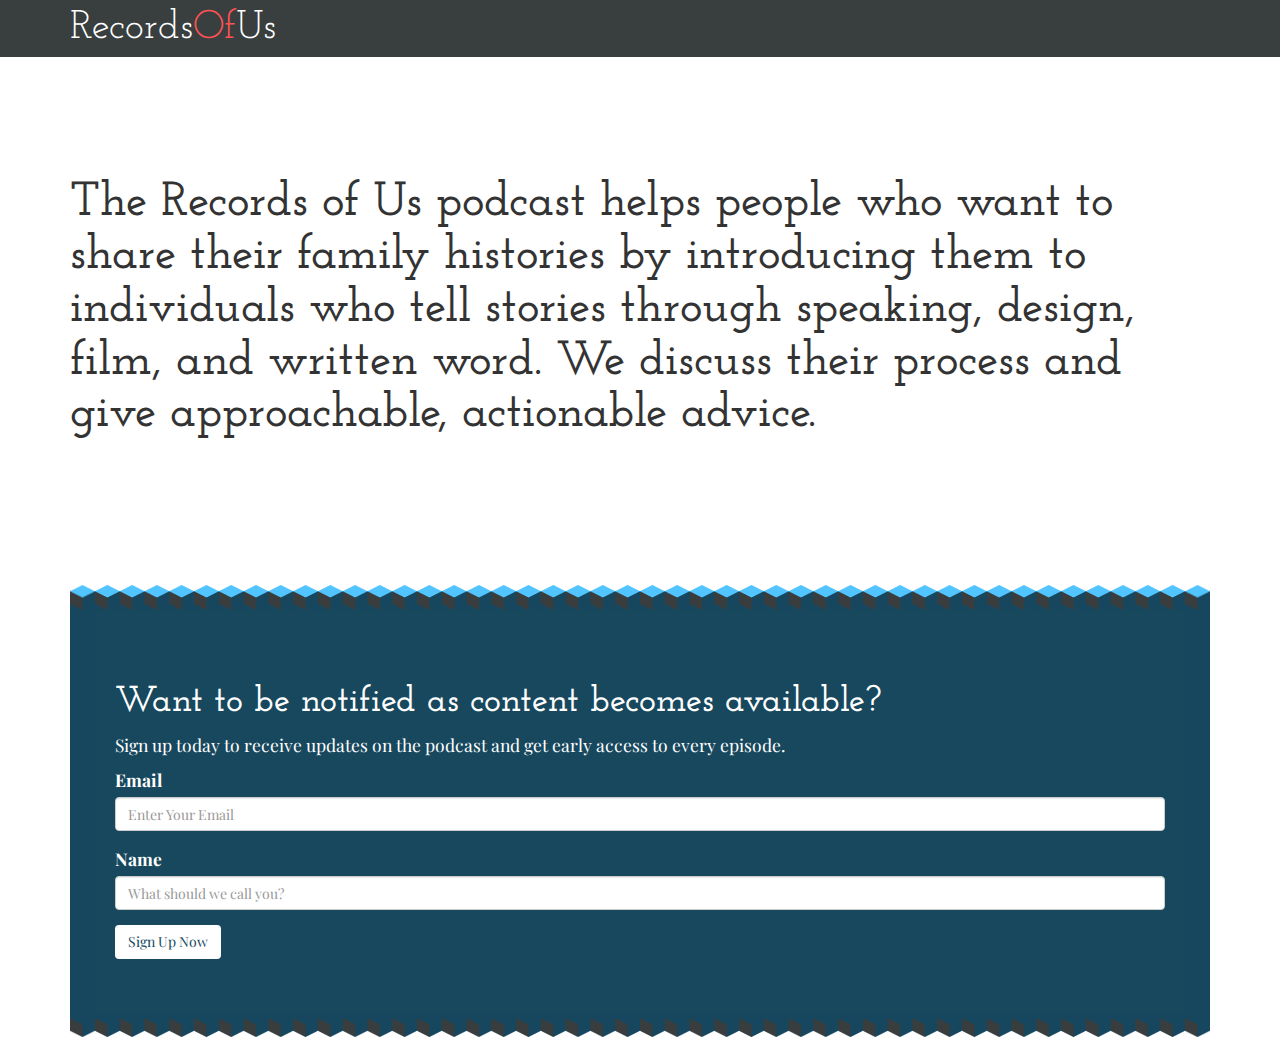
<file: index.html>
<!DOCTYPE html>
<html lang="en">

  <head>

    <meta charset="utf-8">
    <meta http-equiv="X-UA-Compatible" content="IE=edge">
    <meta name="viewport" content="width=device-width, initial-scale=1">
    <meta name="description" content="The Records of Us podcast helps professionals who want to share their family histories by introducing them to individuals who tell stories through speaking, design, film, and written word. We discuss their process and give approachable, actionable advice.
">

    <title>Records of Us</title>

    <!-- <link rel="canonical" href="http://www.recordsof.us/"> -->
    <script
  src="https://code.jquery.com/jquery-3.2.1.min.js"
  integrity="sha256-hwg4gsxgFZhOsEEamdOYGBf13FyQuiTwlAQgxVSNgt4="
  crossorigin="anonymous"></script>
    <!-- Bootstrap Core CSS -->
    <!-- <link rel="stylesheet" href="/css/bootstrap.min.css"> -->

    <!-- Custom CSS -->
    <!-- <link rel="stylesheet" href="/css/clean-blog.css"> -->

    <!-- Pygments Github CSS -->
    <!-- <link rel="stylesheet" href="/css/syntax.css"> -->
    <link rel="stylesheet" href="https://maxcdn.bootstrapcdn.com/font-awesome/4.7.0/css/font-awesome.min.css"/>
    <!-- <link rel="stylesheet" href="/css/normalize.css" /> -->
    <link rel="stylesheet" href="/css/pakyow-reset.css" />
    <!-- <link rel="stylesheet" href="/css/bootstrap-customized-2dd0293d937b54b8f03503456fcb624a/bootstrap.min.css" /> -->
    <link rel="stylesheet" href="https://maxcdn.bootstrapcdn.com/bootstrap/3.3.7/css/bootstrap.min.css" />
    <script src="/js/bootstrap-customized-2dd0293d937b54b8f03503456fcb624a/bootstrap.min.js"></script>
    <link rel="stylesheet" href="/css/style.css" />

    <!-- Custom Fonts --> <!-- https://fonts.google.com/?query=amatic+sc&selection.family=Amatic+SC:700|Josefin+Slab:400,600|Playfair+Display -->
    <link href="https://fonts.googleapis.com/css?family=Amatic+SC:700|Josefin+Slab:400,600|Playfair+Display" rel="stylesheet">

    <meta itemprop="name" content="show256">
    <meta itemprop="description" content="A repository of projects and project updates by makers in North Alabama.">


    <meta name="twitter:card" content="summary" />
    <meta name="twitter:creator" content="@skylenewman" />
    <meta name="twitter:title" content="show256" />
    <meta name="twitter:description" content="A repository of projects and project updates by makers in North Alabama." />

    <!-- HTML5 Shim and Respond.js IE8 support of HTML5 elements and media queries -->
    <!-- WARNING: Respond.js doesn't work if you view the page via file:// -->
    <!--[if lt IE 9]>
        <script src="https://oss.maxcdn.com/libs/html5shiv/3.7.0/html5shiv.js"></script>
        <script src="https://oss.maxcdn.com/libs/respond.js/1.4.2/respond.min.js"></script>
    <![endif]-->

    <link type="application/atom+xml" rel="alternate" href="http://www.recordsof.us/feed.xml" title="Records of Us" />


</head>


  <body>
    <div id="header-stripe">
      <div class="container">
        <span id="site-title">Records<span>Of</span>Us</span>
        <!-- <ul class="pull-right">
  <li>Home</li>
  <li>Listen Now</li>
  <li>About</li>
</ul> -->

      </div>
    </div>
    <div class="container">
        <h1></h1>
<style>
* {
  box-sizing: border-box;
}
.cube-bg div
{
  background-color: #17485e;
}
.cube-bg button.btn
{
  color:#17485e;
  background-color:white;
}
.cube-bg button.btn:hover
{
  background-color: #52c4ff;
}
</style>
<h2 style="margin:2.5em auto 3em;">The Records of Us podcast helps people who want to share their family histories by introducing them to individuals who tell stories through speaking, design, film, and written word. We discuss their process and give approachable, actionable advice.</h2>
<div class="cube-bg" style="color:white;  border: 25px solid white;
  border-image-source: url(/images/alpha-border-image.png);
  border-image-slice: 51 51;

  border-image-repeat: round;">
  <div style="padding:3em 1.125em;">
    <h3>Want to be notified as content becomes available?</h3>
    <p>Sign up today to receive updates on the podcast and get early access to every episode. </p>
    <form action="http://localhost:3000/entries/create" method="post">
      <div class="form-group">
        <label for="email">Email</label>
        <input type="text" name="email" id="email" class="form-control" placeholder="Enter Your Email"/>
      </div>
      <div class="form-group">
        <label for="name">Name</label>
        <input type="text" name="name" id="name" class="form-control" placeholder="What should we call you?"/>
      </div>
      <button class="btn">Sign Up Now</button>
    </form>
  </div>
</div>

<script>
$('.btn').click(function(e){
  e.preventDefault();
  $('form p').remove();
  $.ajax({
    url: 'https://fathomless-lowlands-31121.herokuapp.com/entries/new',
    // url: 'http://localhost:3000/entries/new',
    type: 'post',
    contentType: "application/json; charset=utf-8",
    dataType: 'jsonp',
    data: $('form').serialize()
  }).done(function(e){
  }).fail(function(e){
  }).always(function(e){
    $('input').val('');
    $('form').append('<p>Thank you for signing up. For <em>even more</em> updates, follow <a style="font-weight:bold;color:white;" href="http://www.twitter.com/recordsofus">@recordsofus</a>.</p>');
  });
});
</script>

    </div>
  </body>

</html>
</file>
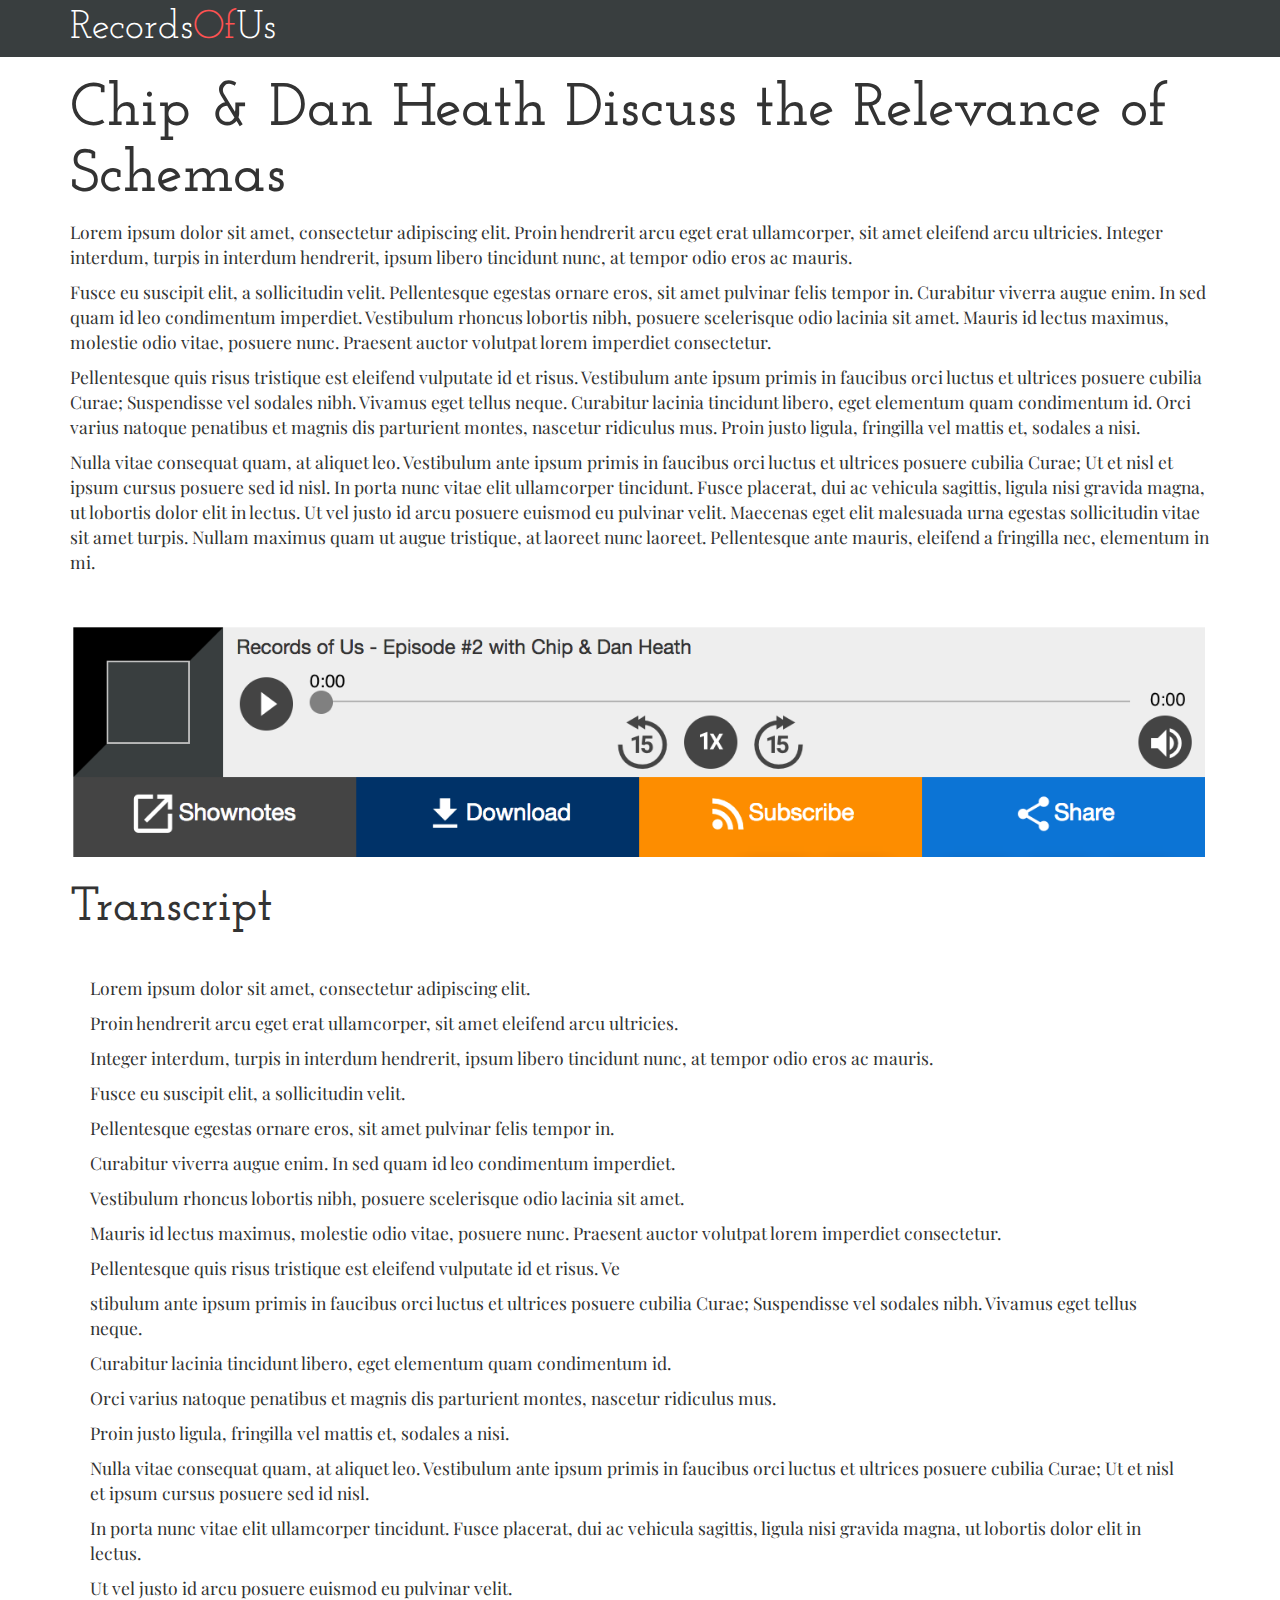
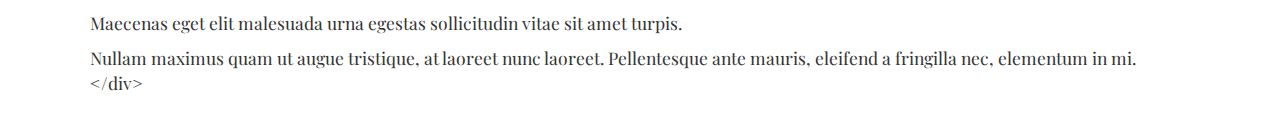
<file: about/index.html>
<!DOCTYPE html>
<html lang="en">

  <head>

    <meta charset="utf-8">
    <meta http-equiv="X-UA-Compatible" content="IE=edge">
    <meta name="viewport" content="width=device-width, initial-scale=1">
    <meta name="description" content="The Records of Us podcast helps professionals who want to share their family histories by introducing them to individuals who tell stories through speaking, design, film, and written word. We discuss their process and give approachable, actionable advice.
">

    <title>Chip & Dan Heath Discuss the Relevance of Schemas - Records of Us</title>

    <!-- <link rel="canonical" href="http://www.recordsof.us/about/"> -->

    <!-- Bootstrap Core CSS -->
    <!-- <link rel="stylesheet" href="/css/bootstrap.min.css"> -->

    <!-- Custom CSS -->
    <!-- <link rel="stylesheet" href="/css/clean-blog.css"> -->

    <!-- Pygments Github CSS -->
    <!-- <link rel="stylesheet" href="/css/syntax.css"> -->
    <link rel="stylesheet" href="https://maxcdn.bootstrapcdn.com/font-awesome/4.7.0/css/font-awesome.min.css"/>
    <!-- <link rel="stylesheet" href="/css/normalize.css" /> -->
    <link rel="stylesheet" href="/css/pakyow-reset.css" />
    <!-- <link rel="stylesheet" href="/css/bootstrap-customized-2dd0293d937b54b8f03503456fcb624a/bootstrap.min.css" /> -->
    <link rel="stylesheet" href="https://maxcdn.bootstrapcdn.com/bootstrap/3.3.7/css/bootstrap.min.css" />
    <script src="/js/bootstrap-customized-2dd0293d937b54b8f03503456fcb624a/bootstrap.min.js"></script>
    <link rel="stylesheet" href="/css/style.css" />

    <!-- Custom Fonts --> <!-- https://fonts.google.com/?query=amatic+sc&selection.family=Amatic+SC:700|Josefin+Slab:400,600|Playfair+Display -->
    <link href="https://fonts.googleapis.com/css?family=Amatic+SC:700|Josefin+Slab:400,600|Playfair+Display" rel="stylesheet">

    <meta itemprop="name" content="show256">
    <meta itemprop="description" content="A repository of projects and project updates by makers in North Alabama.">


    <meta name="twitter:card" content="summary" />
    <meta name="twitter:creator" content="@skylenewman" />
    <meta name="twitter:title" content="show256" />
    <meta name="twitter:description" content="A repository of projects and project updates by makers in North Alabama." />

    <!-- HTML5 Shim and Respond.js IE8 support of HTML5 elements and media queries -->
    <!-- WARNING: Respond.js doesn't work if you view the page via file:// -->
    <!--[if lt IE 9]>
        <script src="https://oss.maxcdn.com/libs/html5shiv/3.7.0/html5shiv.js"></script>
        <script src="https://oss.maxcdn.com/libs/respond.js/1.4.2/respond.min.js"></script>
    <![endif]-->

    <link type="application/atom+xml" rel="alternate" href="http://www.recordsof.us/feed.xml" title="Records of Us" />


</head>


  <body>
    <div id="header-stripe">
      <div class="container">
        <span id="site-title">Records<span>Of</span>Us</span>
        <!-- <ul class="pull-right">
  <li>Home</li>
  <li>Listen Now</li>
  <li>About</li>
</ul> -->

      </div>
    </div>
    <div class="container">
        <h1>Chip & Dan Heath Discuss the Relevance of Schemas</h1>
<p>Lorem ipsum dolor sit amet, consectetur adipiscing elit. Proin hendrerit arcu eget erat ullamcorper, sit amet eleifend arcu ultricies. Integer interdum, turpis in interdum hendrerit, ipsum libero tincidunt nunc, at tempor odio eros ac mauris.</p>

<p>Fusce eu suscipit elit, a sollicitudin velit. Pellentesque egestas ornare eros, sit amet pulvinar felis tempor in. Curabitur viverra augue enim. In sed quam id leo condimentum imperdiet. Vestibulum rhoncus lobortis nibh, posuere scelerisque odio lacinia sit amet. Mauris id lectus maximus, molestie odio vitae, posuere nunc. Praesent auctor volutpat lorem imperdiet consectetur.</p>

<p>Pellentesque quis risus tristique est eleifend vulputate id et risus. Vestibulum ante ipsum primis in faucibus orci luctus et ultrices posuere cubilia Curae; Suspendisse vel sodales nibh. Vivamus eget tellus neque. Curabitur lacinia tincidunt libero, eget elementum quam condimentum id. Orci varius natoque penatibus et magnis dis parturient montes, nascetur ridiculus mus. Proin justo ligula, fringilla vel mattis et, sodales a nisi.</p>

<p>Nulla vitae consequat quam, at aliquet leo. Vestibulum ante ipsum primis in faucibus orci luctus et ultrices posuere cubilia Curae; Ut et nisl et ipsum cursus posuere sed id nisl. In porta nunc vitae elit ullamcorper tincidunt. Fusce placerat, dui ac vehicula sagittis, ligula nisi gravida magna, ut lobortis dolor elit in lectus. Ut vel justo id arcu posuere euismod eu pulvinar velit. Maecenas eget elit malesuada urna egestas sollicitudin vitae sit amet turpis. Nullam maximus quam ut augue tristique, at laoreet nunc laoreet. Pellentesque ante mauris, eleifend a fringilla nec, elementum in mi.</p>

<div style="margin-top:50px;">

</div>

<p><img src="/images/blubrry-player.png" alt="alt text" /></p>

<h2 id="transcript">Transcript</h2>

<div style="padding:20px;">

<p>Lorem ipsum dolor sit amet, consectetur adipiscing elit.

<p>Proin hendrerit arcu eget erat ullamcorper, sit amet eleifend arcu ultricies.

<p>Integer interdum, turpis in interdum hendrerit, ipsum libero tincidunt nunc, at tempor odio eros ac mauris.

<p>Fusce eu suscipit elit, a sollicitudin velit.

<p>Pellentesque egestas ornare eros, sit amet pulvinar felis tempor in.

<p>Curabitur viverra augue enim. In sed quam id leo condimentum imperdiet.

<p>Vestibulum rhoncus lobortis nibh, posuere scelerisque odio lacinia sit amet.

<p>Mauris id lectus maximus, molestie odio vitae, posuere nunc. Praesent auctor volutpat lorem imperdiet consectetur.

<p>Pellentesque quis risus tristique est eleifend vulputate id et risus.

Ve<p>stibulum ante ipsum primis in faucibus orci luctus et ultrices posuere cubilia Curae; Suspendisse vel sodales nibh. Vivamus eget tellus neque.

<p>Curabitur lacinia tincidunt libero, eget elementum quam condimentum id.

<p>Orci varius natoque penatibus et magnis dis parturient montes, nascetur ridiculus mus.

<p>Proin justo ligula, fringilla vel mattis et, sodales a nisi.

<p>Nulla vitae consequat quam, at aliquet leo. Vestibulum ante ipsum primis in faucibus orci luctus et ultrices posuere cubilia Curae; Ut et nisl et ipsum cursus posuere sed id nisl.

<p>In porta nunc vitae elit ullamcorper tincidunt. Fusce placerat, dui ac vehicula sagittis, ligula nisi gravida magna, ut lobortis dolor elit in lectus.

<p>Ut vel justo id arcu posuere euismod eu pulvinar velit. 

<p>Maecenas eget elit malesuada urna egestas sollicitudin vitae sit amet turpis.

<p>Nullam maximus quam ut augue tristique, at laoreet nunc laoreet. Pellentesque ante mauris, eleifend a fringilla nec, elementum in mi.


&lt;/div&gt;
</p></p></p></p></p></p></p></p></p></p></p></p></p></p></p></p></p></p></div>


        
    </div>
  </body>

</html>
</file>
<file: css/style.css>
html{font-size:62.5%;line-height:62.5%}
body
{
  font-family:"Playfair Display",serif;
  font-size:18px;
  font-size:1.75rem;
}
blockquote
{
  font-family:"Amatic SC",fantasy,cursive;
  font-weight: 700;
  font-size:50px;
  font-size:5rem;
}
h1, h2, h3, h4, h5, h6
{
  font-family:"Josefin Slab",serif;
  font-weight:600;
}
h1
{
  font-size:60px;
  font-size:6rem;
}
h2
{
  font-size:48px;
  font-size:4.8rem;
}
h3
{
  font-size:36px;
  font-size:3.6rem;
}
h4
{
  font-size: 27px;
  font-size:2.7rem;
}
h5
{
  font-size:21px;
  font-size:2.1rem;
}
h6
{
  font-size:15px;
  font-size:1.5rem;
}
p,blockquote,ul, ol
{
  margin:10px auto;
  margin:1rem auto;
}
img
{
  max-width:100%;
}
#header-stripe
{
  background:#393e3f;
  color:white;
  font-family:"Josefin Slab",serif;
  font-size:18px;
  font-size:1.75rem;
}
#site-title
{
  font-size:40px;
  font-size:4rem;
}
#site-title span
{
  color:#ff5252;
}
</file>
